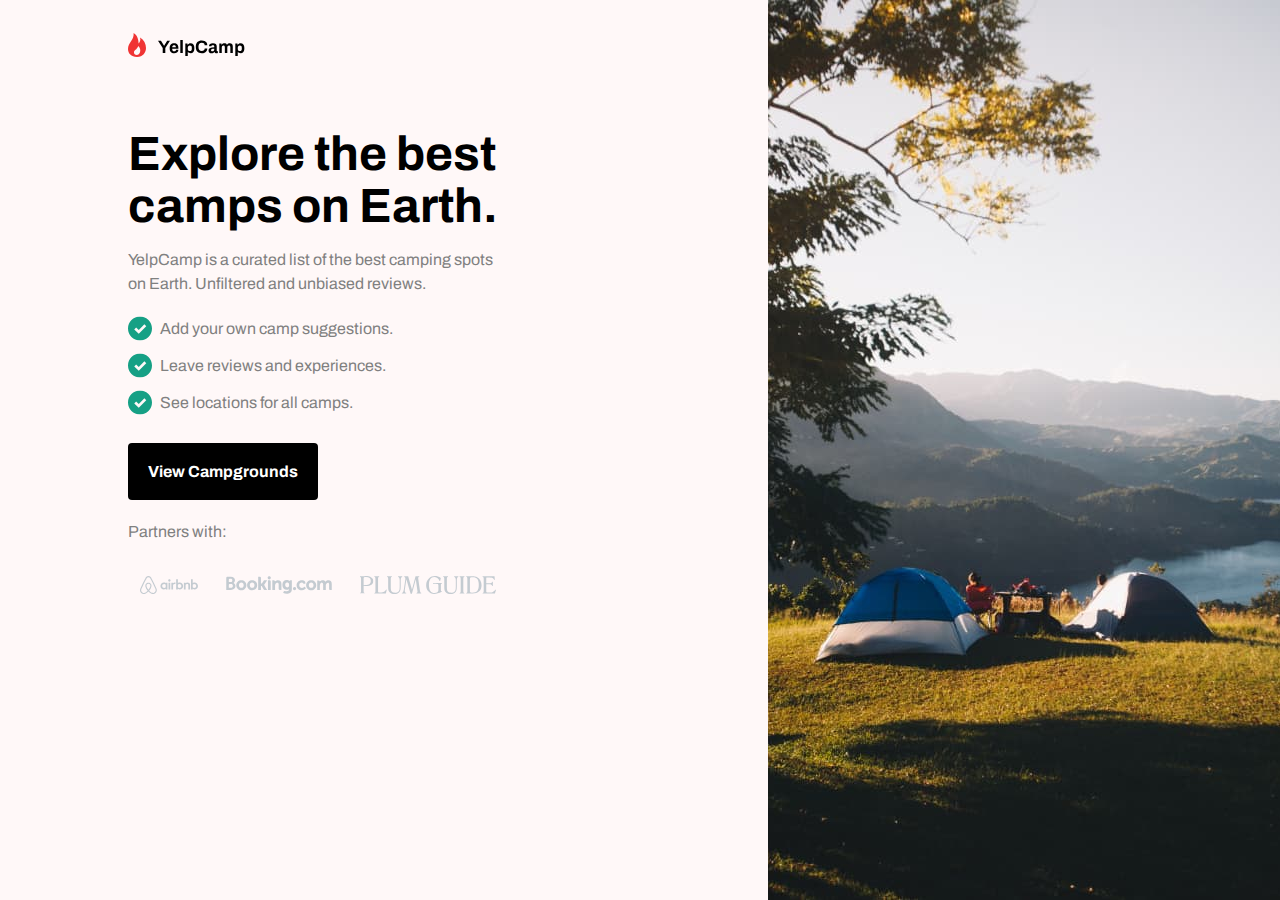
<file: YelpCamp Starter Files/index.html>
<!DOCTYPE html>
<html lang="en">

<head>
    <meta charset="UTF-8">
    <meta http-equiv="X-UA-Compatible" content="IE=edge">
    <meta name="viewport" content="width=device-width, initial-scale=1.0">
    <link rel="stylesheet" href="style.css">
    <title>YelpCamp</title>
</head>

<body>

    <header class="header">
        <div class="logo-container">
            <img src="Assets/Logo.svg" alt="Logo" class="logo" />
        </div>
    </header>
    <main class="main">
        <h1>
            Explore the best
            camps on Earth.
        </h1>
        <p>
            YelpCamp is a curated list of the best camping spots on Earth. Unfiltered and unbiased reviews.
        </p>
        <div class="row">
            <img src="Assets/Checkmark.svg" alt="Checkmark" />
            <p>Add your own camp suggestions.</p>
        </div>
        <div class="row">
            <img src="Assets/Checkmark.svg" alt="Checkmark" />
            <p>Leave reviews and experiences.</p>
        </div>
        <div class="row">
            <img src="Assets/Checkmark.svg" alt="Checkmark" />
            <p>See locations for all camps.</p>
        </div>
        <a href="home.html" class="button">View Campgrounds</a>
        <p>
            Partners with:
        </p>
        <div>
            <img src="Assets/Airbnb.svg" alt="Airbnb" />
            <img src="Assets/Booking.svg" alt="Booking" />
            <img src="Assets/Plum Guide.svg" alt="Plum Guide" />
        </div>
    </main>
    <img src="Assets/Hero Image.jpg" alt="Hero Image" class="hero-image" />

</body>

</html>
</file>
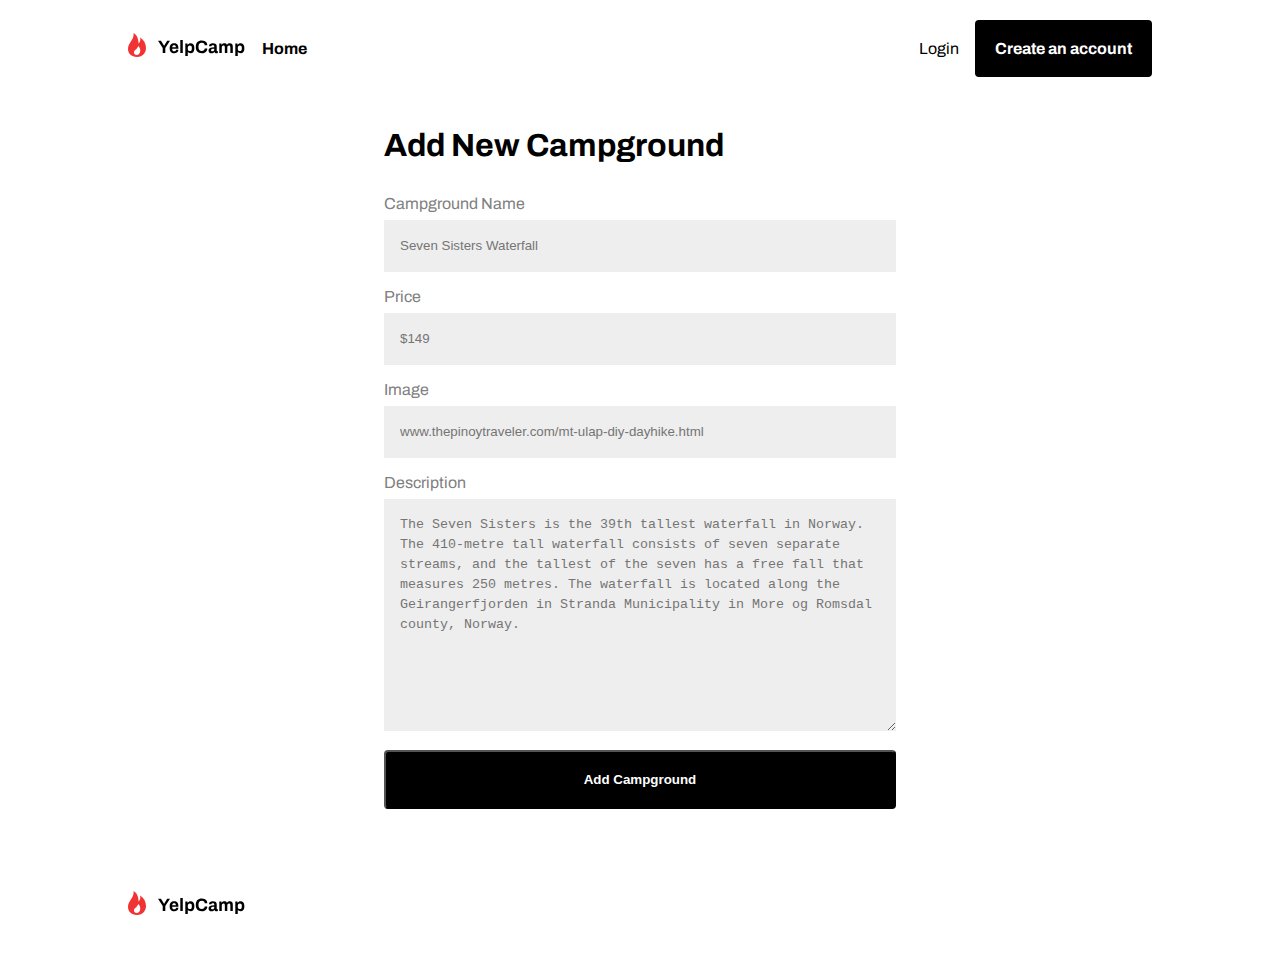
<file: YelpCamp Starter Files/add.html>
<!DOCTYPE html>
<html lang="en">

<head>
    <meta charset="UTF-8">
    <meta http-equiv="X-UA-Compatible" content="IE=edge">
    <meta name="viewport" content="width=device-width, initial-scale=1.0">
    <link rel="stylesheet" href="add.css">
    <title>YelpCamp</title>
</head>

<body>

    <header class="header">
        <div>
            <div class="logo-container">
                <img src="Assets/Logo.svg" alt="Logo" />
            </div>
            <div>
                <a href="home.html">Home</a>
            </div>
        </div>
        <div>
            <a href="signin.html">Login</a>
            <a href="signup.html" class="button">Create an account</a>
        </div>
    </header>
    <main class="main">
        <h1>Add New Campground</h1>
        <form class="form">
            <label for="name">Campground Name</label>
            <input type="text" id="name" placeholder="Seven Sisters Waterfall" />
            <label for="price">Price</label>
            <input type="text" id="price" placeholder="$149" />
            <label for="image">Image</label>
            <input type="text" id="image" placeholder="www.thepinoytraveler.com/mt-ulap-diy-dayhike.html" />
            <label for="description">Description</label>
            <textarea type="text" id="description"
                placeholder="The Seven Sisters is the 39th tallest waterfall in Norway. The 410-metre tall waterfall consists of seven separate streams, and the tallest of the seven has a free fall that measures 250 metres. The waterfall is located along the Geirangerfjorden in Stranda Municipality in More og Romsdal county, Norway."
                rows="10"></textarea>
            <button class="button">Add Campground</button>
        </form>
    </main>
    <footer class="footer">
        <img src="Assets/Logo.svg" alt="Logo" />
    </footer>

</body>

</html>
</file>
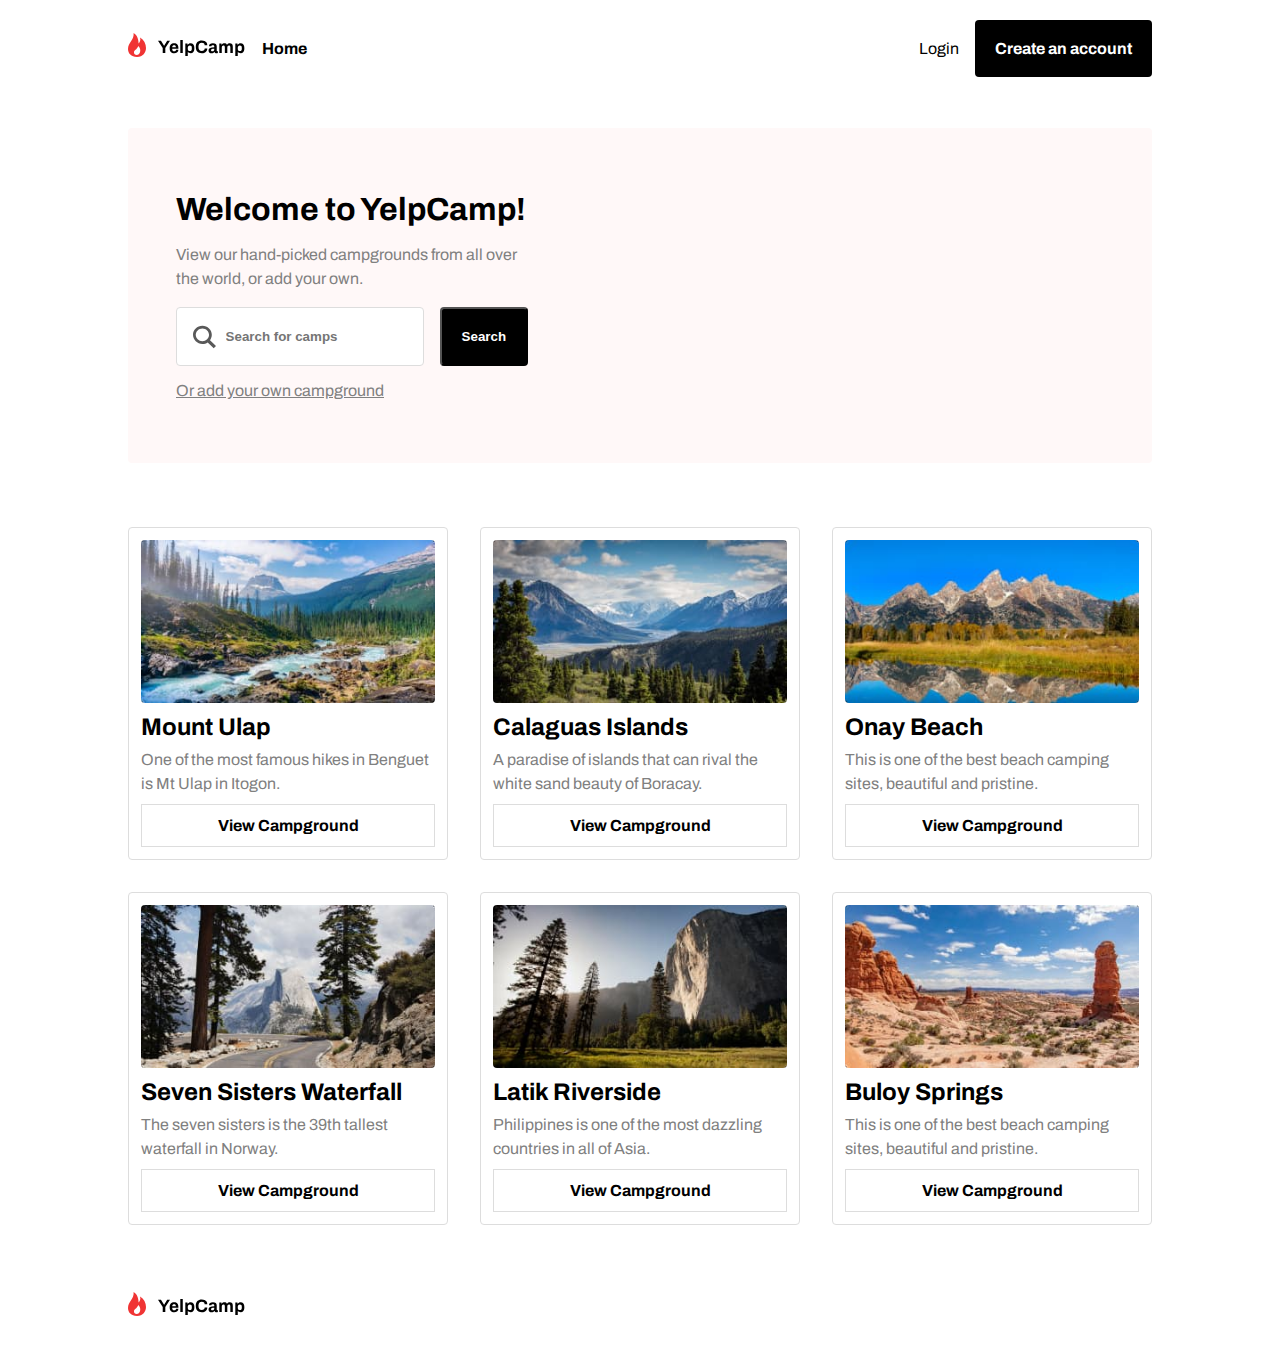
<file: YelpCamp Starter Files/home.html>
<!DOCTYPE html>
<html lang="en">

<head>
    <meta charset="UTF-8">
    <meta http-equiv="X-UA-Compatible" content="IE=edge">
    <meta name="viewport" content="width=device-width, initial-scale=1.0">
    <link rel="stylesheet" href="home.css">
    <title>YelpCamp</title>
</head>

<body>

    <header class="header">
        <div>
            <div class="logo-container">
                <img src="Assets/Logo.svg" alt="Logo" />
            </div>
            <div>
                <a href="home.html">Home</a>
            </div>
        </div>
        <div>
            <a href="signin.html">Login</a>
            <a href="signup.html" class="button">Create an account</a>
        </div>
    </header>
    <main class="main">
        <div class="background-color">
            <h1>Welcome to YelpCamp!</h1>
            <p>View our hand-picked campgrounds from all over the world, or add your own.</p>
            <form class="form">
                <div class="input-container">
                    <img src="Assets/Search Icon.svg" alt="Search Icon" />
                    <input typpe="text" placeholder="Search for camps" />
                </div>
                <button class="button">Search</button>
            </form>
            <a href="add.html">Or add your own campground</a>
        </div>
        <div class="campgrounds">
            <div class="campground">
                <img src="Assets/Camp Images/Compressed Images/Mount Ulap.jpg" alt="Mount Ulap" />
                <h2>Mount Ulap</h2>
                <p>One of the most famous hikes in Benguet is Mt Ulap in Itogon.</p>
                <a href="#">View Campground</a>
            </div>
            <div class="campground">
                <img src="Assets/Camp Images/Compressed Images/Calaguas Island.jpg" alt="Calaguas Island" />
                <h2>Calaguas Islands</h2>
                <p>A paradise of islands that can rival the white sand beauty of Boracay.</p>
                <a href="#">View Campground</a>
            </div>
            <div class="campground">
                <img src="Assets/Camp Images/Compressed Images/Onay Beach.jpg" alt="Onay Beach" />
                <h2>Onay Beach</h2>
                <p>This is one of the best beach camping sites, beautiful and pristine.</p>
                <a href="#">View Campground</a>
            </div>
            <div class="campground">
                <img src="Assets/Camp Images/Compressed Images/Seven Sisters Waterfall.jpg"
                    alt="Seven Sisters Waterfall" />
                <h2>Seven Sisters Waterfall</h2>
                <p>The seven sisters is the 39th tallest waterfall in Norway.</p>
                <a href="#">View Campground</a>
            </div>
            <div class="campground">
                <img src="Assets/Camp Images/Compressed Images/Latik Riverside.jpg" alt="Latik Riverside" />
                <h2>Latik Riverside</h2>
                <p>Philippines is one of the most dazzling countries in all of Asia.</p>
                <a href="#">View Campground</a>
            </div>
            <div class="campground">
                <img src="Assets/Camp Images/Compressed Images/Buloy Springs.jpg" alt="Buloy Springs" />
                <h2>Buloy Springs</h2>
                <p>This is one of the best beach camping sites, beautiful and pristine.</p>
                <a href="#">View Campground</a>
            </div>
        </div>
    </main>
    <footer class="footer">
        <img src="Assets/Logo.svg" alt="Logo" />
    </footer>
    <script src="home.js"></script>
</body>

</html>
</file>
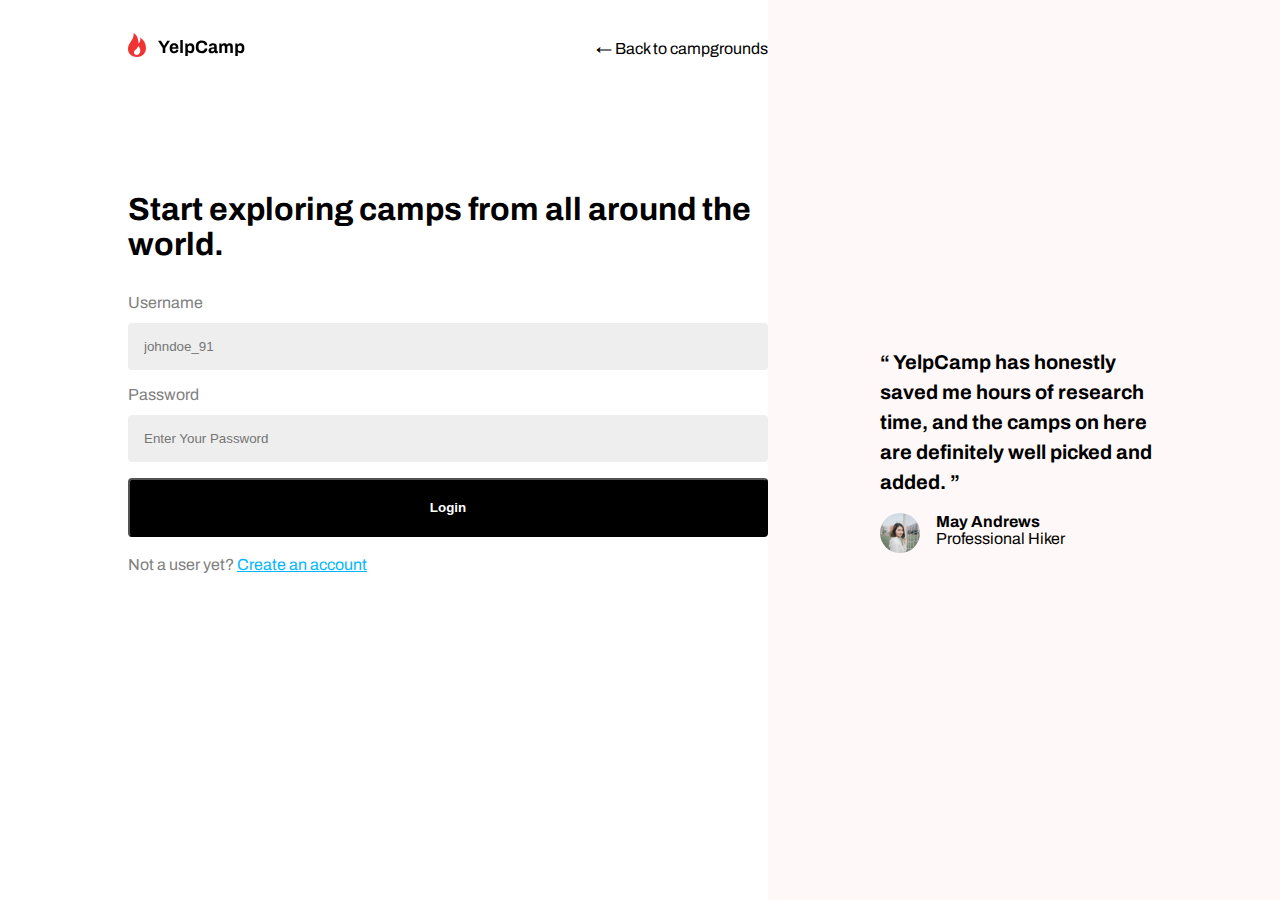
<file: YelpCamp Starter Files/signin.html>
<!DOCTYPE html>
<html lang="en">

<head>
    <meta charset="UTF-8">
    <meta http-equiv="X-UA-Compatible" content="IE=edge">
    <meta name="viewport" content="width=device-width, initial-scale=1.0">
    <link rel="stylesheet" href="signin.css">
    <title>YelpCamp</title>
</head>

<body>

    <header class="header">
        <div>
            <div class="logo-container">
                <img src="Assets/Logo.svg" alt="Logo" />
            </div>
            <a href="#">&#8592; Back to campgrounds</a>
        </div>
    </header>
    <main class="main">
        <div>
            <h1>Start exploring camps from all around the world.</h1>
            <form class="form">
                <label for="username">Username</label>
                <input type="text" id="username" placeholder="johndoe_91" />
                <label for="password">Password</label>
                <input type="password" id="password" placeholder="Enter Your Password" />
                <button class="button">Login</button>
                <p>Not a user yet? <a href="#">Create an account</a></p>
            </form>
        </div>
        <div class="testimonial">
            <div>
                <p>
                    &#8220;
                    YelpCamp has honestly saved me hours of research time, and the camps on here are definitely well
                    picked
                    and added.
                    &#8221;
                </p>
                <div class="row">
                    <img src="Assets/User Testimonial.svg" alt="User Testimonial" />
                    <div>
                        <div class="name">May Andrews</div>
                        <div>Professional Hiker</div>
                    </div>
                </div>
            </div>
        </div>
    </main>

</body>

</html>
</file>
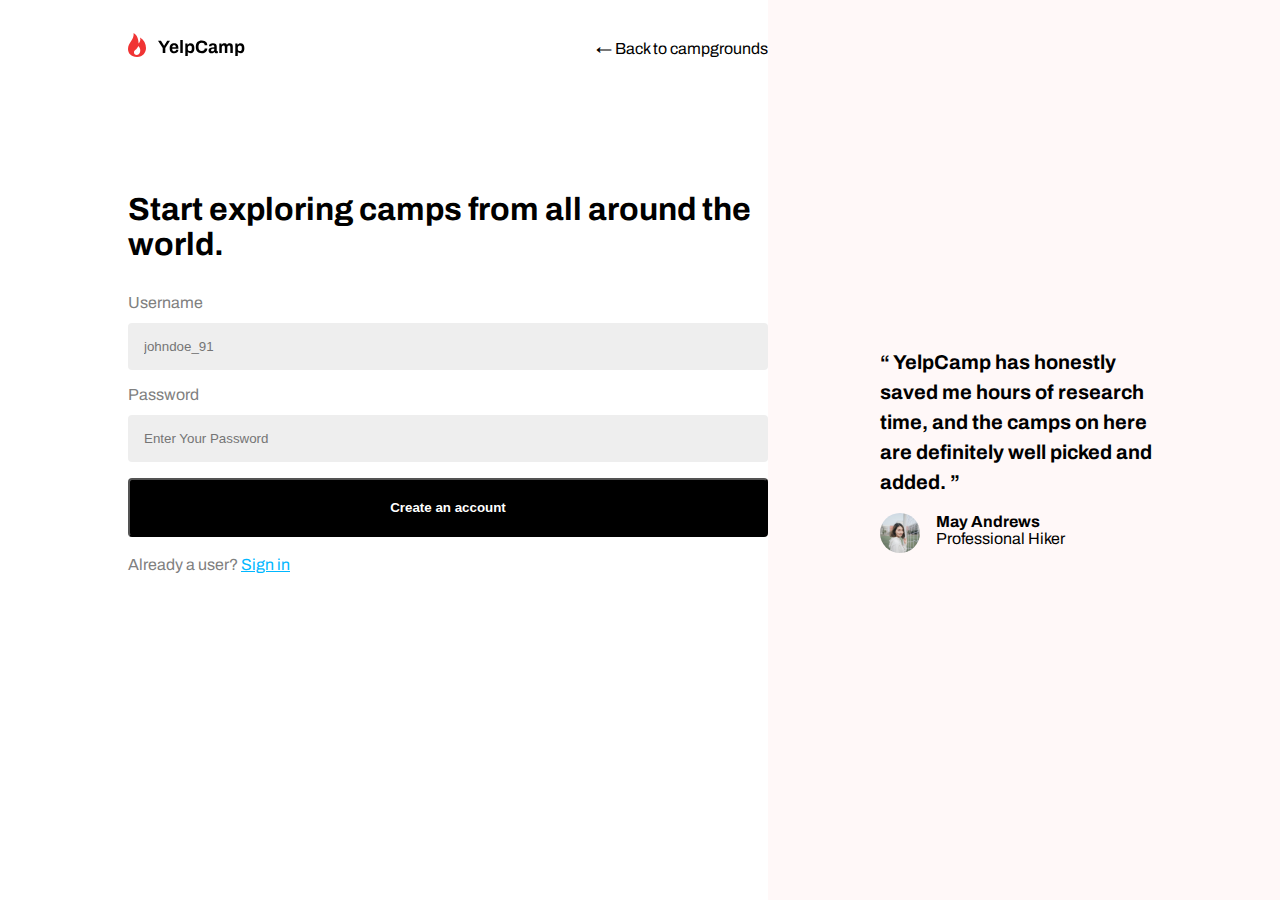
<file: YelpCamp Starter Files/signup.html>
<!DOCTYPE html>
<html lang="en">

<head>
    <meta charset="UTF-8">
    <meta http-equiv="X-UA-Compatible" content="IE=edge">
    <meta name="viewport" content="width=device-width, initial-scale=1.0">
    <link rel="stylesheet" href="signup.css">
    <title>YelpCamp</title>
</head>

<body>

    <header class="header">
        <div>
            <div class="logo-container">
                <img src="Assets/Logo.svg" alt="Logo" />
            </div>
            <a href="home.html">&#8592; Back to campgrounds</a>
        </div>
    </header>
    <main class="main">
        <div>
            <h1>Start exploring camps from all around the world.</h1>
            <form class="form">
                <label for="username">Username</label>
                <input type="text" id="username" placeholder="johndoe_91" />
                <label for="password">Password</label>
                <input type="password" id="password" placeholder="Enter Your Password" />
                <button class="button">Create an account</button>
                <p>Already a user? <a href="signin.html">Sign in</a></p>
            </form>
        </div>
        <div class="testimonial">
            <div>
                <p>
                    &#8220;
                    YelpCamp has honestly saved me hours of research time, and the camps on here are definitely well
                    picked
                    and added.
                    &#8221;
                </p>
                <div class="row">
                    <img src="Assets/User Testimonial.svg" alt="User Testimonial" />
                    <div>
                        <div class="name">May Andrews</div>
                        <div>Professional Hiker</div>
                    </div>
                </div>
            </div>
        </div>
    </main>

</body>

</html>
</file>
<file: YelpCamp Starter Files/style.css>
@import url("https://fonts.googleapis.com/css2?family=Archivo:wght@100;200;300;400;500;600;700;800;900&display=swap");

:root {
  --black-color: black;
  --gray-color: gray;
  --background-color: #fff8f8;
  --white-color: white;
}

*,
*::before,
*::after {
  box-sizing: border-box;
}

body {
  margin: 0;
  font-family: "Archivo", sans-serif;
  background-color: var(--background-color);
  overflow: hidden;
}

h1,
h2,
h3,
h4,
h5,
h6,
p {
  margin: 0;
}

p {
  line-height: 1.5;
}

.header {
  width: 80%;
  margin-inline: auto;
  height: 6rem;
  display: flex;
  align-items: center;
}

.main {
  width: 80%;
  margin-inline: auto;
  animation: fromLeft 0.75s ease-out;
}

.main h1,
.main p {
  max-width: 24rem;
}

.main > h1 {
  font-size: 3rem;
  margin-top: 2rem;
  margin-bottom: 1rem;
}

.main > p {
  margin-bottom: 1.25rem;
}

.main p {
  color: var(--gray-color);
}

.row {
  display: flex;
  align-items: center;
  gap: 0.5rem;
  margin-bottom: 0.75rem;
}

.row:last-child {
  margin-bottom: 0;
}

.button:link,
.button:visited {
  text-decoration: none;
  background-color: var(--black-color);
  color: var(--white-color);
  font-weight: bold;
  display: inline-block;
  padding: 1.25rem;
  border-radius: 0.25rem;
  transition: all 0.25s ease-out;
  margin-top: 1rem;
  margin-bottom: 1.25rem;
}

.button:focus {
  outline: 0.25rem solid var(--gray-color);
}

.button:active {
  transform: scale(0.9);
}

.hero-image {
  display: block;
  height: 100vh;
  width: 40%;
  object-fit: cover;
  position: absolute;
  top: 0;
  right: 0;
  z-index: -1;
  animation: fromRight 0.75s ease-out;
}

@keyframes fromRight {
  0% {
    opacity: 0;
    transform: translateX(100%);
  }
  100% {
    opacity: 1;
    transform: translateX(0);
  }
}

@keyframes fromLeft {
  0% {
    opacity: 0;
    transform: translateX(-100%);
  }
  100% {
    opacity: 1;
    transform: translateX(0);
  }
}
</file>
<file: YelpCamp Starter Files/add.css>
@import url("https://fonts.googleapis.com/css2?family=Archivo:wght@100;200;300;400;500;600;700;800;900&display=swap");

:root {
  --black-color: black;
  --gray-color: gray;
  --light-gray-color: #dddddd;
  --very-light-gray-color: #eeeeee;
  --background-color: #fff8f8;
  --white-color: white;
}

*,
*::before,
*::after {
  box-sizing: border-box;
}

body {
  margin: 0;
  font-family: "Archivo", sans-serif;
}

h1,
h2,
h3,
h4,
h5,
h6,
p {
  margin: 0;
}

p {
  line-height: 1.5;
}

.header {
  width: 80%;
  margin-inline: auto;
  height: 6rem;
  display: flex;
  justify-content: space-between;
}

.header > div {
  display: flex;
  align-items: center;
  gap: 1rem;
}

.header a:link,
.header a:visited {
  text-decoration: none;
  color: var(--black-color);
}

.header > div:first-child {
  font-weight: bold;
}

.header .button:link,
.header .button:visited {
  text-decoration: none;
  background-color: var(--black-color);
  color: var(--white-color);
  font-weight: bold;
  display: inline-block;
  padding: 1.25rem;
  border-radius: 0.25rem;
  transition: all 0.25s ease-out;
}

.header .button:focus {
  outline: 0.25rem solid var(--gray-color);
}

.header .button:active {
  transform: scale(0.9);
}

.main {
  width: 40%;
  margin-inline: auto;
  margin-block: 2rem;
}

.main h1 {
  margin-bottom: 2rem;
  animation: fromDown 0.75s ease-out;
}

.form label,
.form input {
  display: block;
}

.form label {
  color: var(--gray-color);
  margin-bottom: 0.5rem;
}

.form input,
.form textarea {
  width: 100%;
  padding: 1rem;
  border: none;
  background-color: var(--very-light-gray-color);
  line-height: 1.5;
  margin-bottom: 1rem;
}

.form input:focus,
.form textarea:focus {
  outline: none;
}

.form .button {
  background-color: var(--black-color);
  color: var(--white-color);
  font-weight: bold;
  display: inline-block;
  width: 100%;
  padding: 1.25rem;
  border-radius: 0.25rem;
  transition: all 0.25s ease-out;
  margin-bottom: 1rem;
}

.form .button:focus {
  outline: 0.25rem solid var(--gray-color);
}

.form .button:active {
  transform: scale(0.9);
}

.footer {
  width: 80%;
  margin-inline: auto;
  height: 6rem;
  display: flex;
  align-items: center;
}

@keyframes fromDown {
  0% {
    opacity: 0;
    transform: translateY(100%);
  }
  100% {
    opacity: 1;
    transform: translateY(0);
  }
}
</file>
<file: YelpCamp Starter Files/home.css>
@import url("https://fonts.googleapis.com/css2?family=Archivo:wght@100;200;300;400;500;600;700;800;900&display=swap");

:root {
  --black-color: black;
  --gray-color: gray;
  --light-gray-color: #dddddd;
  --background-color: #fff8f8;
  --white-color: white;
}

*,
*::before,
*::after {
  box-sizing: border-box;
}

body {
  margin: 0;
  font-family: "Archivo", sans-serif;
}

h1,
h2,
h3,
h4,
h5,
h6,
p {
  margin: 0;
}

p {
  line-height: 1.5;
}

.header {
  width: 80%;
  margin-inline: auto;
  height: 6rem;
  display: flex;
  justify-content: space-between;
}

.header > div {
  display: flex;
  align-items: center;
  gap: 1rem;
}

.header a:link,
.header a:visited {
  text-decoration: none;
  color: var(--black-color);
}

.header > div:first-child {
  font-weight: bold;
}

.header .button:link,
.header .button:visited {
  text-decoration: none;
  background-color: var(--black-color);
  color: var(--white-color);
  font-weight: bold;
  display: inline-block;
  padding: 1.25rem;
  border-radius: 0.25rem;
  transition: all 0.25s ease-out;
}

.header .button:focus {
  outline: 0.25rem solid var(--gray-color);
}

.header .button:active {
  transform: scale(0.9);
}

.main {
  width: 80%;
  margin-inline: auto;
  margin-block: 2rem;
  min-height: calc(100vh - 6rem);
}

.background-color {
  background-color: var(--background-color);
  padding: 4rem 3rem;
  border-radius: 0.25rem;
}

.background-color h1,
.background-color p {
  max-width: 22rem;
  margin-bottom: 1rem;
}

.background-color p {
  color: var(--gray-color);
}

.form {
  display: flex;
  gap: 1rem;
  margin-bottom: 1rem;
}

.input-container {
  display: flex;
  gap: 0.5rem;
  padding: 1rem;
  border: 0.1rem solid var(--light-gray-color);
  border-radius: 0.25rem;
  background-color: var(--white-color);
}

.input-container img {
  height: 1.5rem;
  margin-block: auto;
}

.input-container input {
  border: none;
  font-weight: bold;
}

.input-container input:focus {
  outline: none;
}

.form .button {
  text-decoration: none;
  background-color: var(--black-color);
  color: var(--white-color);
  font-weight: bold;
  display: inline-block;
  padding: 1.25rem;
  border-radius: 0.25rem;
  transition: all 0.25s ease-out;
}

.form .button:focus {
  outline: 0.25rem solid var(--gray-color);
}

.form .button:active {
  transform: scale(0.9);
}

.background-color > a:link,
.background-color > a:visited {
  color: var(--gray-color);
}

.background-color > h1 {
  animation: fromDown 0.75s ease-out;
}

.campgrounds {
  margin-top: 4rem;
  display: grid;
  grid-template-columns: 1fr 1fr 1fr;
  gap: 2rem;
}

.campground {
  border: 0.1rem solid var(--light-gray-color);
  border-radius: 0.25rem;
  padding: 0.75rem;
  animation: fromDown 0.75s ease-out;
}

.campground img {
  width: 100%;
  border-radius: 0.25rem;
}

.campground img,
.campground h2,
.campground p {
  margin-bottom: 0.5rem;
}

.campground p {
  color: var(--gray-color);
}

.campground a:link,
.campground a:visited {
  text-decoration: none;
  color: var(--black-color);
  display: inline-block;
  width: 100%;
  text-align: center;
  border: 0.1rem solid var(--light-gray-color);
  padding: 0.75rem;
  font-weight: bold;
}

.footer {
  width: 80%;
  margin-inline: auto;
  height: 6rem;
  display: flex;
  align-items: center;
}

@keyframes fromDown {
  0% {
    opacity: 0;
    transform: translateY(100%);
  }
  100% {
    opacity: 1;
    transform: translateY(0);
  }
}
</file>
<file: YelpCamp Starter Files/signin.css>
@import url("https://fonts.googleapis.com/css2?family=Archivo:wght@100;200;300;400;500;600;700;800;900&display=swap");

:root {
  --black-color: black;
  --gray-color: gray;
  --light-gray-color: #dddddd;
  --very-light-gray-color: #eeeeee;
  --background-color: #fff8f8;
  --white-color: white;
  --link-color: #00b7ff;
}

*,
*::before,
*::after {
  box-sizing: border-box;
}

body {
  margin: 0;
  font-family: "Archivo", sans-serif;
  overflow: hidden;
}

h1,
h2,
h3,
h4,
h5,
h6,
p {
  margin: 0;
}

p {
  line-height: 1.5;
}

.header {
  width: 80%;
  margin-inline: auto;
}

.header > div {
  max-width: 40rem;
  height: 6rem;
  display: flex;
  justify-content: space-between;
  align-items: center;
}

.header a:link,
.header a:visited {
  text-decoration: none;
  color: var(--black-color);
}

.main {
  margin-top: 6rem;
  width: 80%;
  margin-inline: auto;
}

.main > div {
  max-width: 40rem;
}

.main h1 {
  margin-bottom: 2rem;
}

.form label,
.form input {
  display: block;
}

.form label {
  color: var(--gray-color);
  margin-bottom: 0.75rem;
}

.form input {
  width: 100%;
  padding: 1rem;
  border: none;
  border-radius: 0.25rem;
  background-color: var(--very-light-gray-color);
  margin-bottom: 1rem;
}

.form input:focus {
  outline: none;
}

.form .button {
  background-color: var(--black-color);
  color: var(--white-color);
  font-weight: bold;
  display: inline-block;
  width: 100%;
  padding: 1.25rem;
  border-radius: 0.25rem;
  transition: all 0.25s ease-out;
  margin-bottom: 1rem;
}

.form .button:focus {
  outline: 0.25rem solid var(--gray-color);
}

.form .button:active {
  transform: scale(0.9);
}

.form p {
  color: var(--gray-color);
}

.form p a:link,
.form p a:visited {
  color: var(--link-color);
}

.testimonial {
  position: absolute;
  top: 0;
  right: 0;
  bottom: 0;
  width: 40%;
  background: var(--background-color);
  display: grid;
  place-items: center;
  animation: fromRight 0.75s ease-out 1s;
  animation-fill-mode: backwards;
}

.testimonial p {
  max-width: 24ch;
  font-size: 1.25rem;
  font-weight: bold;
  margin-bottom: 1rem;
}

.row {
  display: flex;
  gap: 1rem;
}

.name {
  font-weight: bold;
}

@keyframes fromRight {
  0% {
    opacity: 0;
    transform: translateX(100%);
  }
  100% {
    opacity: 1;
    transform: translateX(0);
  }
}
</file>
<file: YelpCamp Starter Files/signup.css>
@import url("https://fonts.googleapis.com/css2?family=Archivo:wght@100;200;300;400;500;600;700;800;900&display=swap");

:root {
  --black-color: black;
  --gray-color: gray;
  --light-gray-color: #dddddd;
  --very-light-gray-color: #eeeeee;
  --background-color: #fff8f8;
  --white-color: white;
  --link-color: #00b7ff;
}

*,
*::before,
*::after {
  box-sizing: border-box;
}

body {
  margin: 0;
  font-family: "Archivo", sans-serif;
  overflow: hidden;
}

h1,
h2,
h3,
h4,
h5,
h6,
p {
  margin: 0;
}

p {
  line-height: 1.5;
}

.header {
  width: 80%;
  margin-inline: auto;
}

.header > div {
  max-width: 40rem;
  height: 6rem;
  display: flex;
  justify-content: space-between;
  align-items: center;
}

.header a:link,
.header a:visited {
  text-decoration: none;
  color: var(--black-color);
}

.main {
  margin-top: 6rem;
  width: 80%;
  margin-inline: auto;
}

.main > div {
  max-width: 40rem;
}

.main h1 {
  margin-bottom: 2rem;
}

.form label,
.form input {
  display: block;
}

.form label {
  color: var(--gray-color);
  margin-bottom: 0.75rem;
}

.form input {
  width: 100%;
  padding: 1rem;
  border: none;
  border-radius: 0.25rem;
  background-color: var(--very-light-gray-color);
  margin-bottom: 1rem;
}

.form input:focus {
  outline: none;
}

.form .button {
  background-color: var(--black-color);
  color: var(--white-color);
  font-weight: bold;
  display: inline-block;
  width: 100%;
  padding: 1.25rem;
  border-radius: 0.25rem;
  transition: all 0.25s ease-out;
  margin-bottom: 1rem;
}

.form .button:focus {
  outline: 0.25rem solid var(--gray-color);
}

.form .button:active {
  transform: scale(0.9);
}

.form p {
  color: var(--gray-color);
}

.form p a:link,
.form p a:visited {
  color: var(--link-color);
}

.testimonial {
  position: absolute;
  top: 0;
  right: 0;
  bottom: 0;
  width: 40%;
  background: var(--background-color);
  display: grid;
  place-items: center;
  animation: fromRight 0.75s ease-out 1s;
  animation-fill-mode: backwards;
}

.testimonial p {
  max-width: 24ch;
  font-size: 1.25rem;
  font-weight: bold;
  margin-bottom: 1rem;
}

.row {
  display: flex;
  gap: 1rem;
}

.name {
  font-weight: bold;
}

@keyframes fromRight {
  0% {
    opacity: 0;
    transform: translateX(100%);
  }
  100% {
    opacity: 1;
    transform: translateX(0);
  }
}
</file>
